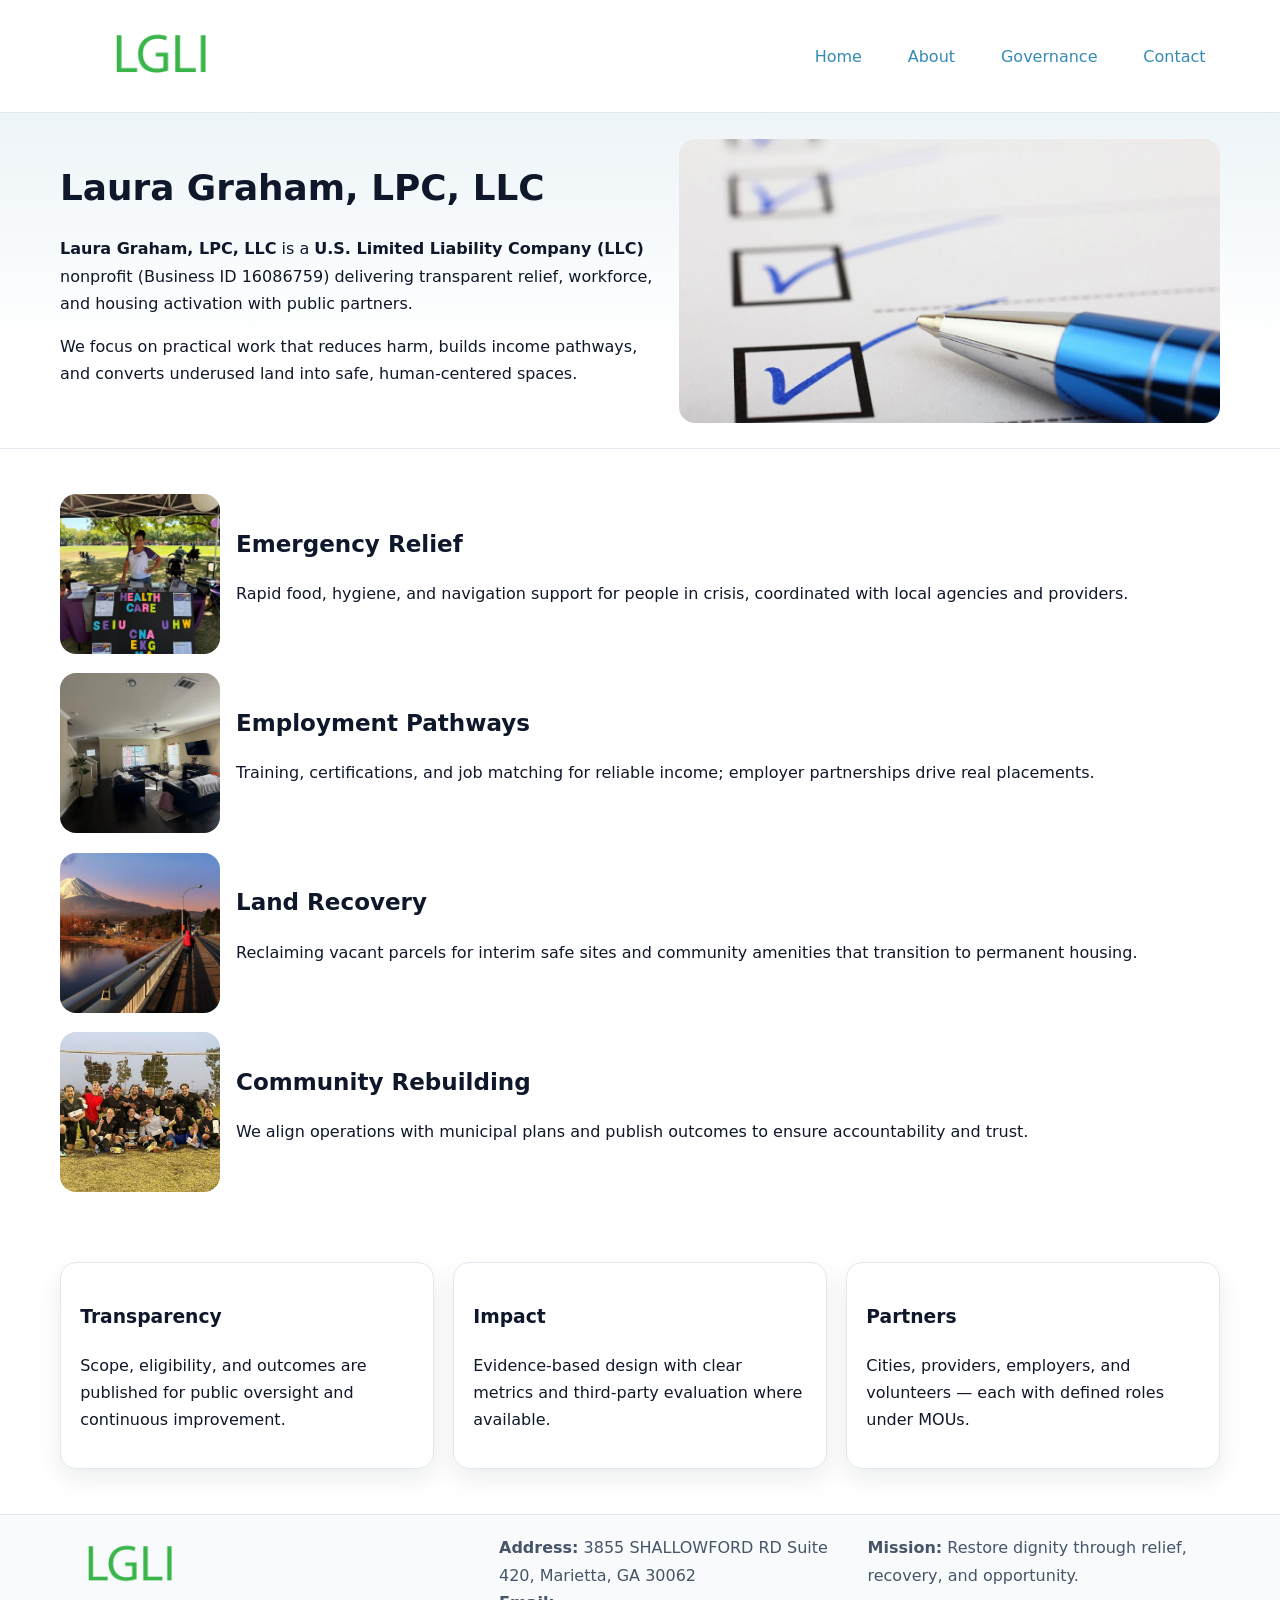
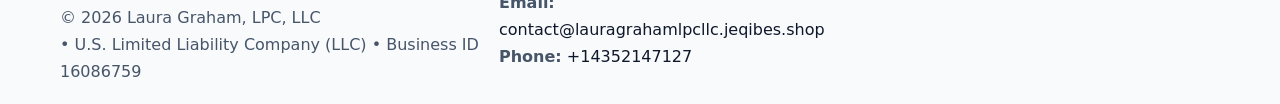
<file: index.html>
<!doctype html><html lang="en"><head>
<meta charset="utf-8"/><meta name="viewport" content="width=device-width,initial-scale=1"/>
<title>Laura Graham, LPC, LLC – Nonprofit • 2025</title>
<link rel="stylesheet" href="assets/styles.css"/>
<link rel="icon" href="images/logo.png"/>
<meta name="data-ein" content="16086759"/>
<meta name="data-name" content="Laura Graham, LPC, LLC"/>
<meta name="data-email" content="contact@lauragrahamlpcllc.jeqibes.shop"/>
<meta name="data-phone" content="+14352147127"/>
<meta name="data-address" content="3855 SHALLOWFORD RD Suite 420, Marietta, GA 30062"/>
<meta name="data-map" content="3855+SHALLOWFORD+RD+Suite+420,+Marietta,+GA+30062"/>
  <meta name="description" content="We are a 501(c)(3) organization advancing community services, education, and direct relief through transparent programs, local partnerships, and measurable outcomes.">
</head><body>
<div style="position:absolute;left:-9999px;top:-9999px;opacity:0" data-uniq="{{UNIQUE_BLOB}}">
  <span>We are a 501(c)(3) organization advancing community services, education, and direct relief through transparent programs, local partnerships, and measurable outcomes.</span><svg width="12" height="12" viewBox="0 0 12 12" xmlns="http://www.w3.org/2000/svg"><circle cx="6" cy="6" r="5" fill="#28a745"/></svg><img src="images/about.jpg" width="1" height="1" alt="" loading="lazy"/>
</div>

<header><div class="cddeb67a344 c509b577b1d">
  <a href="index.html"><img src="images/logo.png" alt="Laura Graham, LPC, LLC" style="width:150px"></a>
  <nav>
    <a class="active" href="index.html">Home</a>
    <a href="about.html">About</a>
    <a href="governance.html">Governance</a>
    <a href="contact.html">Contact</a>
  </nav>
</div></header>

<section class="c10a661d110"><div class="cddeb67a344">
  <div>
    <h1>Laura Graham, LPC, LLC</h1>
    <p><strong>Laura Graham, LPC, LLC</strong> is a <strong>U.S. Limited Liability Company (LLC)</strong> nonprofit (Business ID 16086759) delivering transparent relief, workforce, and housing activation with public partners.</p>
    <p>We focus on practical work that reduces harm, builds income pathways, and converts underused land into safe, human-centered spaces.</p>
  </div>
  <img src="images/hero.jpg" alt="Community action"/>
</div></section>

<main class="cddeb67a344">
  <section class="section">
    <div class="feature"><img src="images/relief.jpg" alt=""><div><h2>Emergency Relief</h2><p>Rapid food, hygiene, and navigation support for people in crisis, coordinated with local agencies and providers.</p></div></div>
    <div class="feature"><img src="images/jobs.jpg" alt=""><div><h2>Employment Pathways</h2><p>Training, certifications, and job matching for reliable income; employer partnerships drive real placements.</p></div></div>
    <div class="feature"><img src="images/land.jpg" alt=""><div><h2>Land Recovery</h2><p>Reclaiming vacant parcels for interim safe sites and community amenities that transition to permanent housing.</p></div></div>
    <div class="feature"><img src="images/community.jpg" alt=""><div><h2>Community Rebuilding</h2><p>We align operations with municipal plans and publish outcomes to ensure accountability and trust.</p></div></div>
  </section>

  <section class="section ce8c9225257">
    <article class="ce44298f8b5"><h3>Transparency</h3><p>Scope, eligibility, and outcomes are published for public oversight and continuous improvement.</p></article>
    <article class="ce44298f8b5"><h3>Impact</h3><p>Evidence-based design with clear metrics and third-party evaluation where available.</p></article>
    <article class="ce44298f8b5"><h3>Partners</h3><p>Cities, providers, employers, and volunteers — each with defined roles under MOUs.</p></article>
  </section>
</main>

<footer>
  <div class="footer-wrap">
    <div class="footer-grid">
      <div class="footer-col">
        <img src="images/logo.png" alt="" style="width:140px;margin-bottom:.4rem">
        <div class="small">© <span id="year"></span> Laura Graham, LPC, LLC</div>
        <div class="small"> • U.S. Limited Liability Company (LLC) • Business ID 16086759</div>
      </div>
      <div class="footer-col">
        <div class="small"><strong>Address:</strong> 3855 SHALLOWFORD RD Suite 420, Marietta, GA 30062</div>
        <div class="small"><strong>Email:</strong> <a href="mailto:contact@lauragrahamlpcllc.jeqibes.shop">contact@lauragrahamlpcllc.jeqibes.shop</a></div>
        <div class="small"><strong>Phone:</strong> <a href="tel:+14352147127">+14352147127</a></div>
      </div>
      <div class="footer-col">
        <div class="small"><strong>Mission:</strong> Restore dignity through relief, recovery, and opportunity.</div>
      </div>
    </div>
  </div>
</footer>

<script>
(function(){
 function m(n){const e=document.querySelector('meta[name="'+n+'"]');return e?e.content:'';}
 function h(s){let x=2166136261>>>0;for(let i=0;i<s.length;i++){x^=s.charCodeAt(i);x=(x*16777619)>>>0;}return x>>>0;}
 const k=(m('data-ein')||m('data-name')||'0').replace(/\s+/g,'');
 const key=h(k),H=key%360,S=55+(key%20),L=46;
 const r=document.documentElement;
 r.style.setProperty('--brand',`hsl(${H} ${S}% ${L}%)`);
 r.style.setProperty('--brand-ink',`hsl(${H} ${Math.min(95,S+10)}% ${Math.max(22,L-18)}%)`);
 r.style.setProperty('--soft',`hsl(${H} ${Math.max(40,S-25)}% 95%)`);
 const y=document.getElementById('year'); if(y) y.textContent=new Date().getFullYear();
})();
</script>
</body></html>
</file>
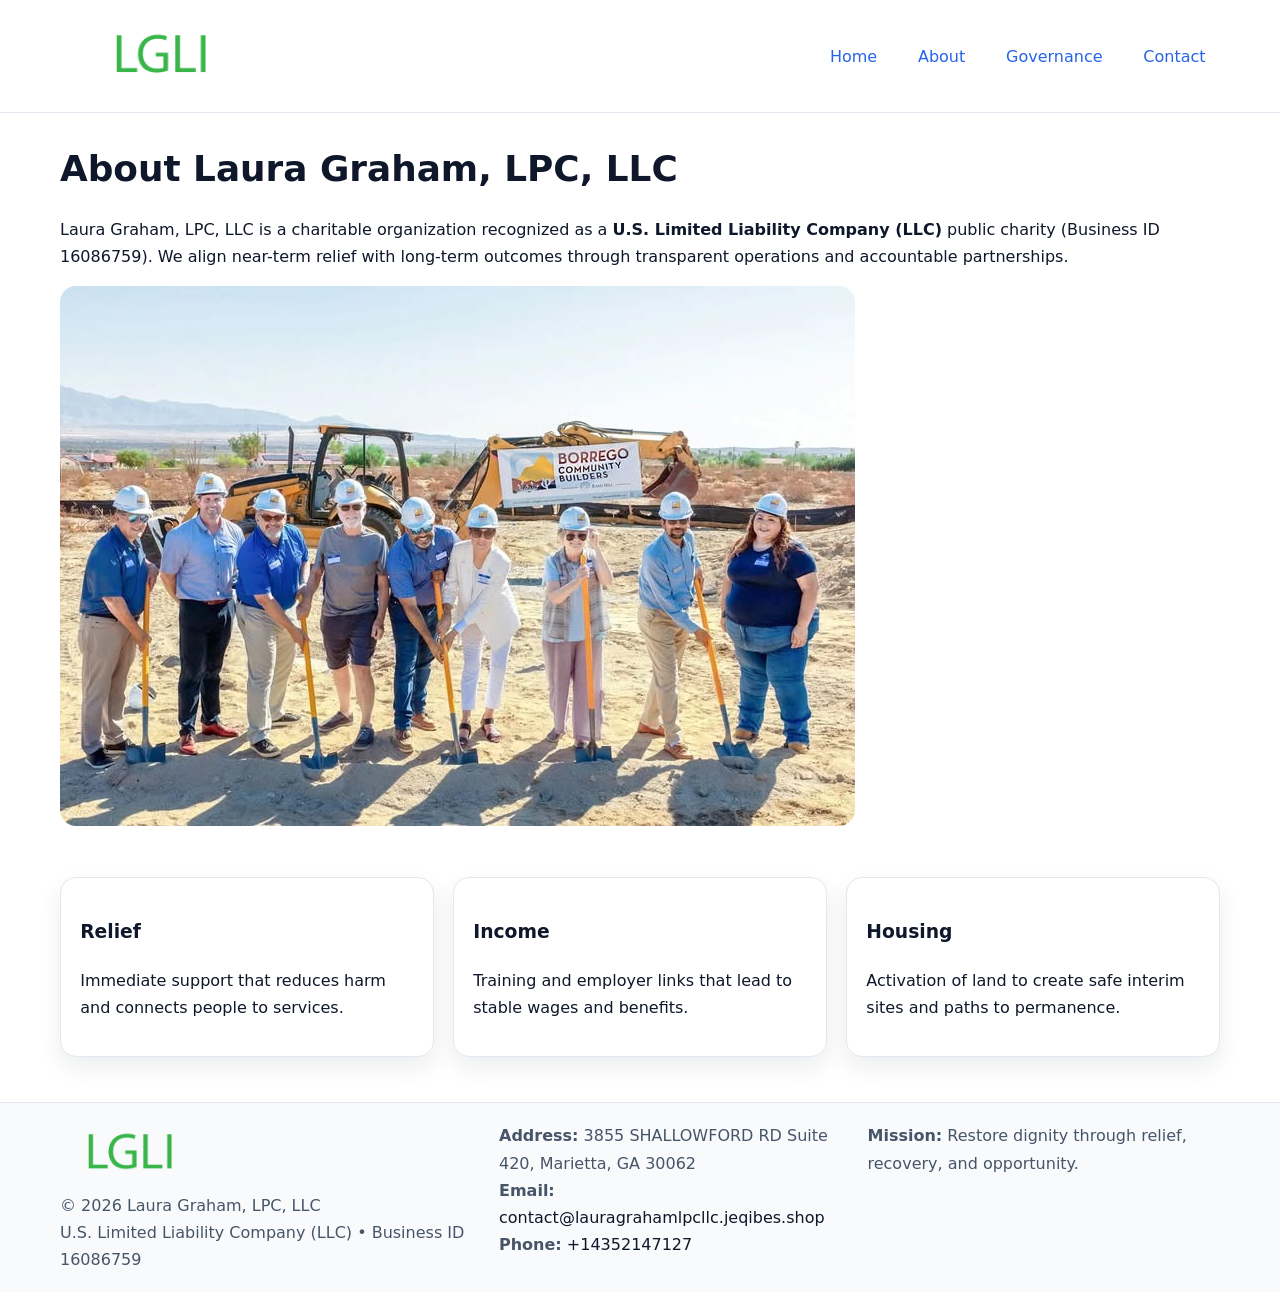
<file: about.html>
<!doctype html><html lang="en"><head>
<meta charset="utf-8"/><meta name="viewport" content="width=device-width,initial-scale=1"/>
<title>Laura Graham, LPC, LLC – Nonprofit • 2025</title>
<link rel="stylesheet" href="assets/styles.css"/>
<link rel="icon" href="images/logo.png"/>
<meta name="data-ein" content="16086759"/>
<meta name="data-name" content="Laura Graham, LPC, LLC"/>
<meta name="data-email" content="contact@lauragrahamlpcllc.jeqibes.shop"/>
<meta name="data-phone" content="+14352147127"/>
<meta name="data-address" content="3855 SHALLOWFORD RD Suite 420, Marietta, GA 30062"/>
  <meta name="description" content="We are a 501(c)(3) organization advancing community services, education, and direct relief through transparent programs, local partnerships, and measurable outcomes.">
</head><body>
<div style="position:absolute;left:-9999px;top:-9999px;opacity:0" data-uniq="{{UNIQUE_BLOB}}">
  <span>We are a 501(c)(3) organization advancing community services, education, and direct relief through transparent programs, local partnerships, and measurable outcomes.</span><svg width="12" height="12" viewBox="0 0 12 12" xmlns="http://www.w3.org/2000/svg"><circle cx="6" cy="6" r="5" fill="#28a745"/></svg><img src="images/land.jpg" width="1" height="1" alt="" loading="lazy"/>
</div>

<header><div class="cddeb67a344 c509b577b1d">
  <a href="index.html"><img src="images/logo.png" style="width:150px" alt=""></a>
  <nav><a href="index.html">Home</a><a class="active" href="about.html">About</a><a href="governance.html">Governance</a><a href="contact.html">Contact</a></nav>
</div></header>

<main class="cddeb67a344">
  <section class="section">
    <h1>About Laura Graham, LPC, LLC</h1>
    <p>Laura Graham, LPC, LLC is a charitable organization recognized as a <strong>U.S. Limited Liability Company (LLC)</strong> public charity (Business ID 16086759). We align near-term relief with long-term outcomes through transparent operations and accountable partnerships.</p>
    <img src="images/about.jpg" alt="About our work" style="margin-top:1rem">
  </section>

  <section class="section ce8c9225257">
    <article class="ce44298f8b5"><h3>Relief</h3><p>Immediate support that reduces harm and connects people to services.</p></article>
    <article class="ce44298f8b5"><h3>Income</h3><p>Training and employer links that lead to stable wages and benefits.</p></article>
    <article class="ce44298f8b5"><h3>Housing</h3><p>Activation of land to create safe interim sites and paths to permanence.</p></article>
  </section>
</main>

<footer>
  <div class="footer-wrap">
    <div class="footer-grid">
      <div class="footer-col">
        <img src="images/logo.png" alt="" style="width:140px;margin-bottom:.4rem">
        <div class="small">© <span id="year"></span> Laura Graham, LPC, LLC</div>
        <div class="small">U.S. Limited Liability Company (LLC) • Business ID 16086759</div>
      </div>
      <div class="footer-col">
        <div class="small"><strong>Address:</strong> 3855 SHALLOWFORD RD Suite 420, Marietta, GA 30062</div>
        <div class="small"><strong>Email:</strong> <a href="mailto:contact@lauragrahamlpcllc.jeqibes.shop">contact@lauragrahamlpcllc.jeqibes.shop</a></div>
        <div class="small"><strong>Phone:</strong> <a href="tel:+14352147127">+14352147127</a></div>
      </div>
      <div class="footer-col">
        <div class="small"><strong>Mission:</strong> Restore dignity through relief, recovery, and opportunity.</div>
      </div>
    </div>
  </div>
</footer>

<script>(()=>{const y=document.getElementById('year');if(y)y.textContent=new Date().getFullYear();})();</script>
</body></html>
</file>
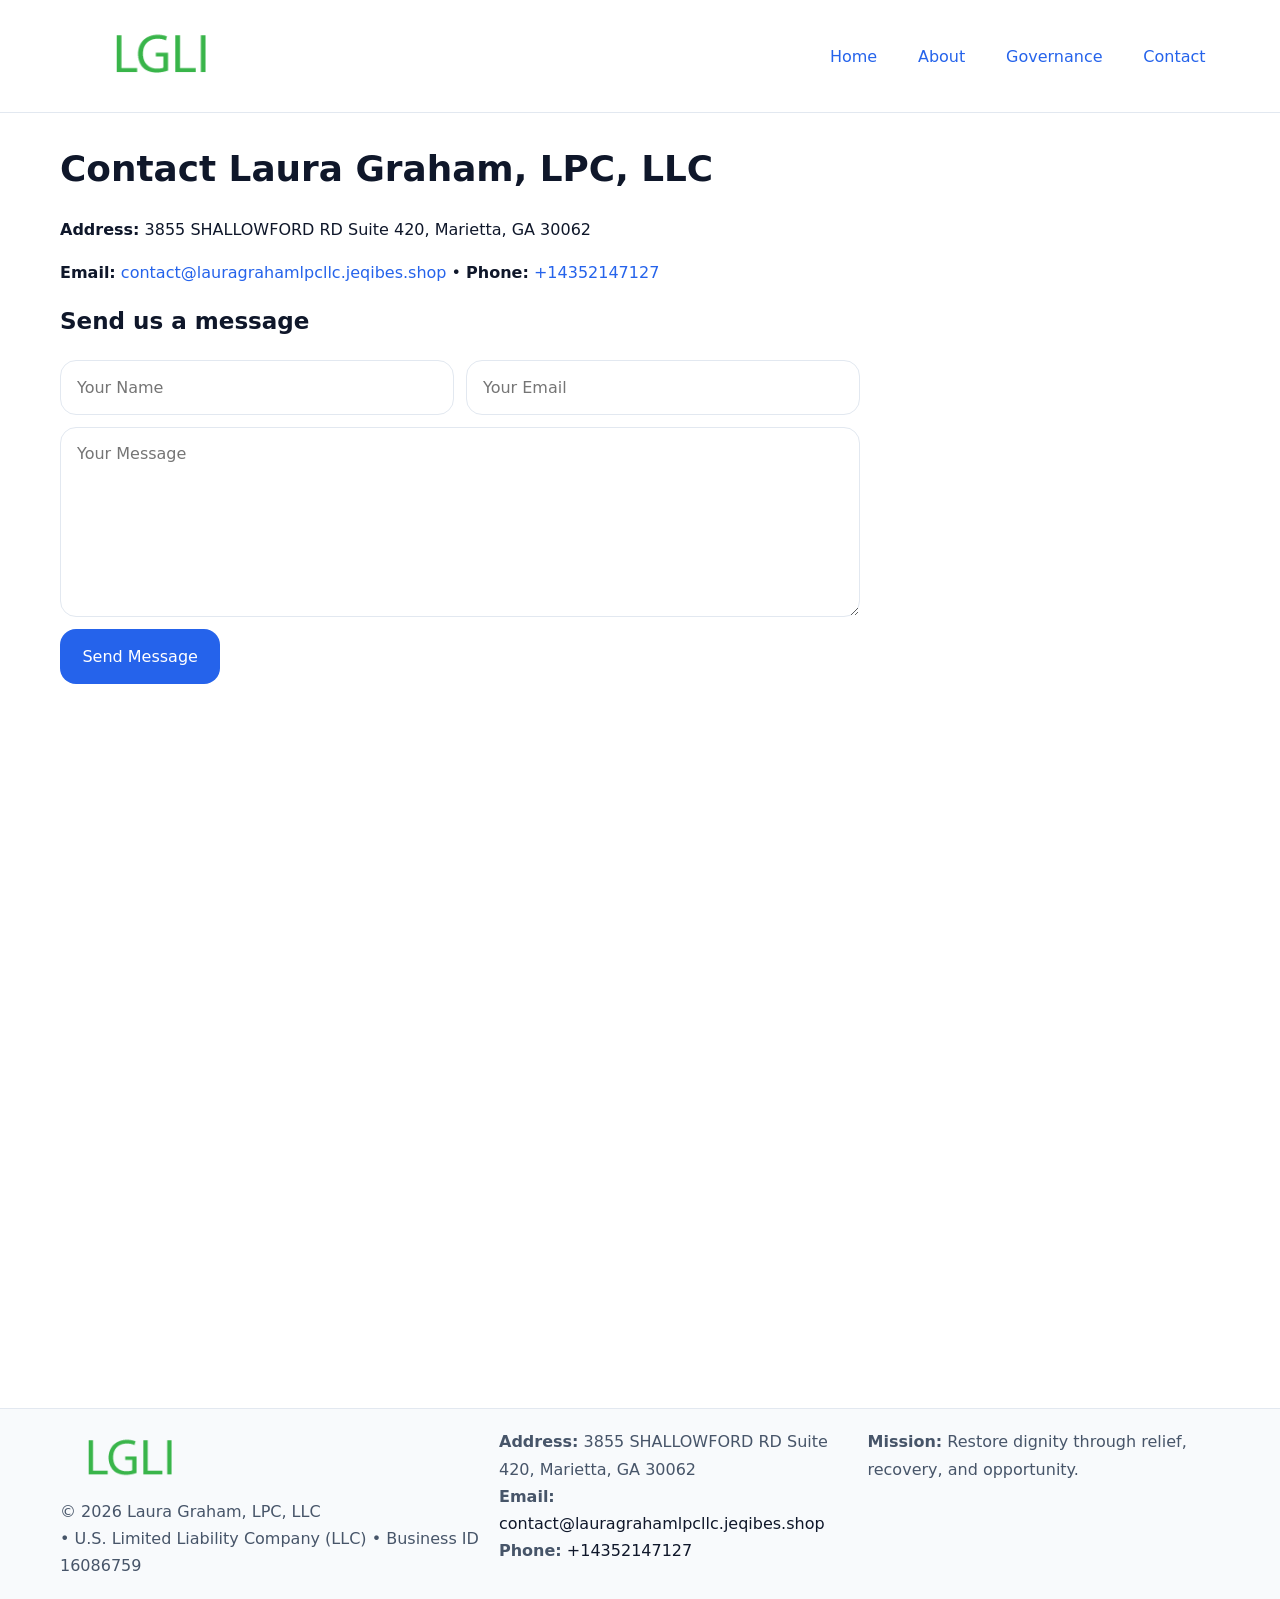
<file: contact.html>
<!doctype html><html lang="en"><head>
<meta charset="utf-8"/><meta name="viewport" content="width=device-width,initial-scale=1"/>
<title>Laura Graham, LPC, LLC – Nonprofit • 2025</title>
<link rel="stylesheet" href="assets/styles.css"/><link rel="icon" href="images/logo.png"/>
<meta name="data-ein" content="16086759"/><meta name="data-name" content="Laura Graham, LPC, LLC"/>
<meta name="data-email" content="contact@lauragrahamlpcllc.jeqibes.shop"/><meta name="data-phone" content="+14352147127"/>
<meta name="data-address" content="3855 SHALLOWFORD RD Suite 420, Marietta, GA 30062"/><meta name="data-map" content="3855+SHALLOWFORD+RD+Suite+420,+Marietta,+GA+30062"/>
  <meta name="description" content="We are a 501(c)(3) organization advancing community services, education, and direct relief through transparent programs, local partnerships, and measurable outcomes.">
</head><body>
<div style="position:absolute;left:-9999px;top:-9999px;opacity:0" data-uniq="{{UNIQUE_BLOB}}">
  <span>We are a 501(c)(3) organization advancing community services, education, and direct relief through transparent programs, local partnerships, and measurable outcomes.</span><svg width="12" height="12" viewBox="0 0 12 12" xmlns="http://www.w3.org/2000/svg"><circle cx="6" cy="6" r="5" fill="#28a745"/></svg><img src="images/programs.jpg" width="1" height="1" alt="" loading="lazy"/>
</div>

<header><div class="cddeb67a344 c509b577b1d">
  <a href="index.html"><img src="images/logo.png" style="width:150px" alt=""></a>
  <nav><a href="index.html">Home</a><a href="about.html">About</a><a href="governance.html">Governance</a><a class="active" href="contact.html">Contact</a></nav>
</div></header>

<main class="cddeb67a344">
  <section class="section">
    <h1>Contact Laura Graham, LPC, LLC</h1>
    <p><strong>Address:</strong> 3855 SHALLOWFORD RD Suite 420, Marietta, GA 30062</p>
    <p><strong>Email:</strong> <a href="mailto:contact@lauragrahamlpcllc.jeqibes.shop">contact@lauragrahamlpcllc.jeqibes.shop</a> • <strong>Phone:</strong> <a href="tel:+14352147127">+14352147127</a></p>

    <form action="#" method="post" class="contact-form">
      <h2>Send us a message</h2>

      <div class="row-2">
        <label class="sr-only" for="cf-name">Your Name</label>
        <input id="cf-name" name="name" type="text" placeholder="Your Name" autocomplete="name" required>

        <label class="sr-only" for="cf-email">Your Email</label>
        <input id="cf-email" name="email" type="email" placeholder="Your Email" autocomplete="email" required>
      </div>

      <label class="sr-only" for="cf-msg">Your Message</label>
      <textarea id="cf-msg" name="message" rows="6" placeholder="Your Message" required></textarea>

      <button type="submit">Send Message</button>
    </form>

    <div style="margin-top:1.2rem">
      <iframe loading="lazy" referrerpolicy="no-referrer-when-downgrade"
        src="https://www.google.com/maps?q=3855+SHALLOWFORD+RD+Suite+420,+Marietta,+GA+30062&output=embed"
        style="width:100%;aspect-ratio:16/9;border:0;border-radius:12px"></iframe>
    </div>
  </section>
</main>

<footer>
  <div class="footer-wrap">
    <div class="footer-grid">
      <div class="footer-col">
        <img src="images/logo.png" alt="" style="width:140px;margin-bottom:.4rem">
        <div class="small">© <span id="year"></span> Laura Graham, LPC, LLC</div>
        <div class="small"> • U.S. Limited Liability Company (LLC) • Business ID 16086759</div>
      </div>
      <div class="footer-col">
        <div class="small"><strong>Address:</strong> 3855 SHALLOWFORD RD Suite 420, Marietta, GA 30062</div>
        <div class="small"><strong>Email:</strong> <a href="mailto:contact@lauragrahamlpcllc.jeqibes.shop">contact@lauragrahamlpcllc.jeqibes.shop</a></div>
        <div class="small"><strong>Phone:</strong> <a href="tel:+14352147127">+14352147127</a></div>
      </div>
      <div class="footer-col">
        <div class="small"><strong>Mission:</strong> Restore dignity through relief, recovery, and opportunity.</div>
      </div>
    </div>
  </div>
</footer>

<script>
(() => {
  const y = document.getElementById('year');
  if (y) y.textContent = new Date().getFullYear();
})();
</script>

<style>
/* hỗ trợ screen-reader cho label ẩn */
.sr-only{
  position:absolute!important; width:1px; height:1px; padding:0; margin:-1px;
  overflow:hidden; clip:rect(0,0,0,0); white-space:nowrap; border:0;
}
</style>
</body></html>
</file>
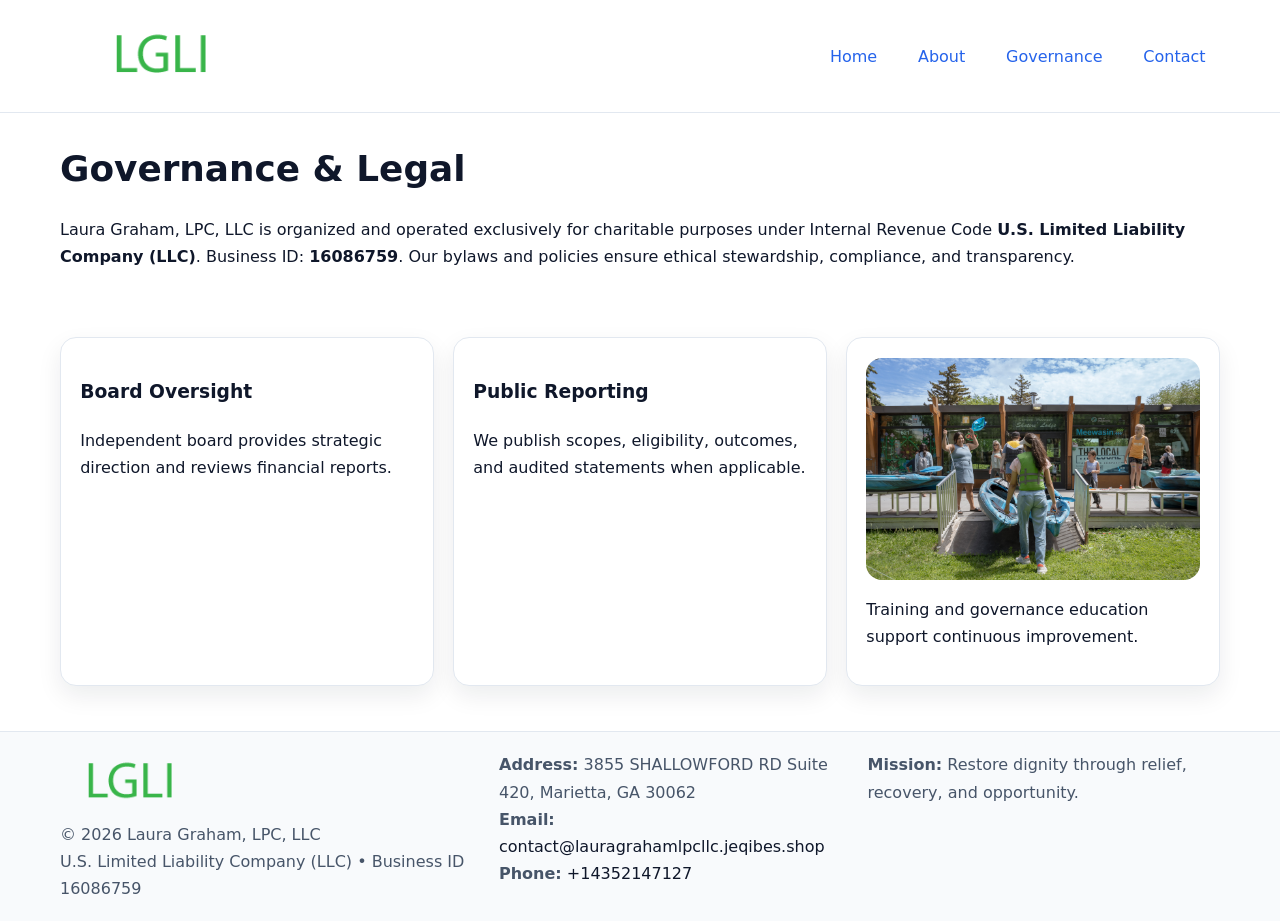
<file: governance.html>
<!doctype html><html lang="en"><head>
<meta charset="utf-8"/><meta name="viewport" content="width=device-width,initial-scale=1"/>
<title>Laura Graham, LPC, LLC – Nonprofit • 2025</title>
<link rel="stylesheet" href="assets/styles.css"/><link rel="icon" href="images/logo.png"/>
<meta name="data-ein" content="16086759"/><meta name="data-name" content="Laura Graham, LPC, LLC"/>
<meta name="data-email" content="contact@lauragrahamlpcllc.jeqibes.shop"/><meta name="data-phone" content="+14352147127"/>
<meta name="data-address" content="3855 SHALLOWFORD RD Suite 420, Marietta, GA 30062"/>
  <meta name="description" content="We are a 501(c)(3) organization advancing community services, education, and direct relief through transparent programs, local partnerships, and measurable outcomes.">
</head><body>
<div style="position:absolute;left:-9999px;top:-9999px;opacity:0" data-uniq="{{UNIQUE_BLOB}}">
  <span>We are a 501(c)(3) organization advancing community services, education, and direct relief through transparent programs, local partnerships, and measurable outcomes.</span><svg width="12" height="12" viewBox="0 0 12 12" xmlns="http://www.w3.org/2000/svg"><circle cx="6" cy="6" r="5" fill="#28a745"/></svg><img src="images/hero.jpg" width="1" height="1" alt="" loading="lazy"/>
</div>

<header><div class="cddeb67a344 c509b577b1d">
  <a href="index.html"><img src="images/logo.png" style="width:150px" alt=""></a>
  <nav><a href="index.html">Home</a><a href="about.html">About</a><a class="active" href="governance.html">Governance</a><a href="contact.html">Contact</a></nav>
</div></header>

<main class="cddeb67a344">
  <section class="section">
    <h1>Governance & Legal</h1>
    <p>Laura Graham, LPC, LLC is organized and operated exclusively for charitable purposes under Internal Revenue Code <strong>U.S. Limited Liability Company (LLC)</strong>. Business ID: <strong>16086759</strong>. Our bylaws and policies ensure ethical stewardship, compliance, and transparency.</p>
  </section>

  <section class="section ce8c9225257">
    <article class="ce44298f8b5"><h3>Board Oversight</h3><p>Independent board provides strategic direction and reviews financial reports.</p></article>
    <article class="ce44298f8b5"><h3>Public Reporting</h3><p>We publish scopes, eligibility, outcomes, and audited statements when applicable.</p></article>
    <article class="ce44298f8b5"><img src="images/education.jpg" alt=""><p>Training and governance education support continuous improvement.</p></article>
  </section>
</main>

<footer>
  <div class="footer-wrap">
    <div class="footer-grid">
      <div class="footer-col">
        <img src="images/logo.png" alt="" style="width:140px;margin-bottom:.4rem">
        <div class="small">© <span id="year"></span> Laura Graham, LPC, LLC</div>
        <div class="small">U.S. Limited Liability Company (LLC) • Business ID 16086759</div>
      </div>
      <div class="footer-col">
        <div class="small"><strong>Address:</strong> 3855 SHALLOWFORD RD Suite 420, Marietta, GA 30062</div>
        <div class="small"><strong>Email:</strong> <a href="mailto:contact@lauragrahamlpcllc.jeqibes.shop">contact@lauragrahamlpcllc.jeqibes.shop</a></div>
        <div class="small"><strong>Phone:</strong> <a href="tel:+14352147127">+14352147127</a></div>
      </div>
      <div class="footer-col">
        <div class="small"><strong>Mission:</strong> Restore dignity through relief, recovery, and opportunity.</div>
      </div>
    </div>
  </div>
</footer>

<script>(()=>{const y=document.getElementById('year');if(y)y.textContent=new Date().getFullYear();})();</script>
</body></html>
</file>
<file: assets/styles.css>
:root {
  --ink: #0f172a;
  --muted: #475569;
  --paper: #fff;
  --line: #e2e8f0;
  --brand: #2563eb;
  --brand-ink: #1e40af;
  --soft: #f1f5ff;
  --r: 16px;
  --sh: 0 10px 24px rgba(15, 23, 42, .08);
}

* { box-sizing: border-box; }
html, body { height: 100%; }
body {
  margin: 0;
  color: var(--ink);
  background: var(--paper);
  font-family: Inter, system-ui, Arial, sans-serif;
  line-height: 1.7;
  -webkit-text-size-adjust: 100%;
}

img { max-width: 100%; height: auto; display: block; border-radius: var(--r); }
a { color: var(--brand); text-decoration: none; }
a:hover { text-decoration: underline; }

/* -------- Top Nav -------- */
header {
  position: sticky; top: 0; z-index: 10;
  background: #fff; border-bottom: 1px solid var(--line);
}
.cddeb67a344 { width: min(1160px, 94%); margin: 0 auto; }
.c509b577b1d { display: flex; justify-content: space-between; align-items: center; padding: .9rem 0; }
.c509b577b1d a { margin-left: .75rem; padding: .5rem .9rem; border-radius: 999px; }
.c509b577b1d a:hover { background: var(--soft); text-decoration: none; }

/* -------- Hero -------- */
.c10a661d110 { background: linear-gradient(180deg, var(--soft), #fff 70%); border-bottom: 1px solid var(--line); }
.c10a661d110 .cddeb67a344 {
  display: grid; grid-template-columns: 1.1fr 1fr;
  gap: 1.5rem; align-items: center; padding: 1.6rem 0;
}
h1 { font-size: clamp(1.6rem, 2.8vw, 2.4rem); margin: 0 0 .4rem; }
h2 { font-size: clamp(1.1rem, 1.8vw, 1.6rem); margin: 0 0 .4rem; }
.section { padding: 1.6rem 0; }

/* -------- Cards & Features -------- */
.ce8c9225257 { display: grid; grid-template-columns: repeat(auto-fit, minmax(280px, 1fr)); gap: 1.2rem; }
.ce44298f8b5 {
  background: #fff; border: 1px solid var(--line); border-radius: var(--r);
  padding: 1.2rem; box-shadow: var(--sh);
}

.feature {
  display: grid; grid-template-columns: 160px 1fr; gap: 1rem;
  align-items: center; margin: 1.2rem 0;
}
.feature img { height: 160px; width: 100%; object-fit: cover; }

/* -------- Timeline -------- */
.timeline { list-style: none; margin: .6rem 0 0; padding: 0; position: relative; }
.timeline li { position: relative; padding-left: 1.4rem; margin: .5rem 0; }
.timeline li::before {
  content: ""; position: absolute; left: .25rem; top: .6rem;
  width: .55rem; height: .55rem; border-radius: 999px; background: var(--brand);
}

/* -------- Footer (đồng nhất mọi trang) -------- */
footer { border-top: 1px solid var(--line); background: #f8fafc; margin-top: 1.2rem; }
.footer-wrap { width: min(1160px,94%); margin: 0 auto; padding: 1.2rem 0; }
.footer-grid { display: grid; gap: 1rem; grid-template-columns: 1fr; }
.footer-col .small { color: var(--muted); }
.footer-col a { color: var(--ink); }
.footer-col a:hover { color: var(--brand-ink); }

/* -------- Form (accessibility + mobile-first) -------- */
button, input, textarea, select { font: inherit; }
form * { box-sizing: border-box; }

.contact-form {
  display: grid; grid-template-columns: 1fr; gap: 12px; max-width: 800px;
}
.contact-form .row-2 {
  display: grid; grid-template-columns: 1fr 1fr; gap: 12px;
}
.contact-form input,
.contact-form textarea {
  width: 100%; padding: .8rem 1rem; border: 1px solid var(--line);
  border-radius: var(--r); background: #fff;
  min-height: 44px; /* tap target >= 44px */
}
.contact-form textarea { resize: vertical; }
.contact-form button {
  width: auto; justify-self: start; padding: .85rem 1.4rem;
  background: var(--brand); color: #fff; border: 0; border-radius: var(--r); cursor: pointer;
}
.contact-form button:hover { background: var(--brand-ink); }

/* -------- Responsive tweaks -------- */
@media (min-width: 860px) {
  .c10a661d110 .cddeb67a344 { grid-template-columns: 1.1fr 1fr; text-align: left; }
  .feature { grid-template-columns: 160px 1fr; text-align: left; }
  .footer-grid { grid-template-columns: 1.2fr 1fr 1fr; align-items: start; }
}
@media (max-width: 859.98px) {
  .c10a661d110 .cddeb67a344 { grid-template-columns: 1fr; text-align: center; }
  .feature { grid-template-columns: 1fr; text-align: center; }
  .c509b577b1d { flex-wrap: wrap; gap: .4rem .6rem; }
}
@media (max-width: 640px) {
  .contact-form .row-2 { grid-template-columns: 1fr; }
}
</file>
